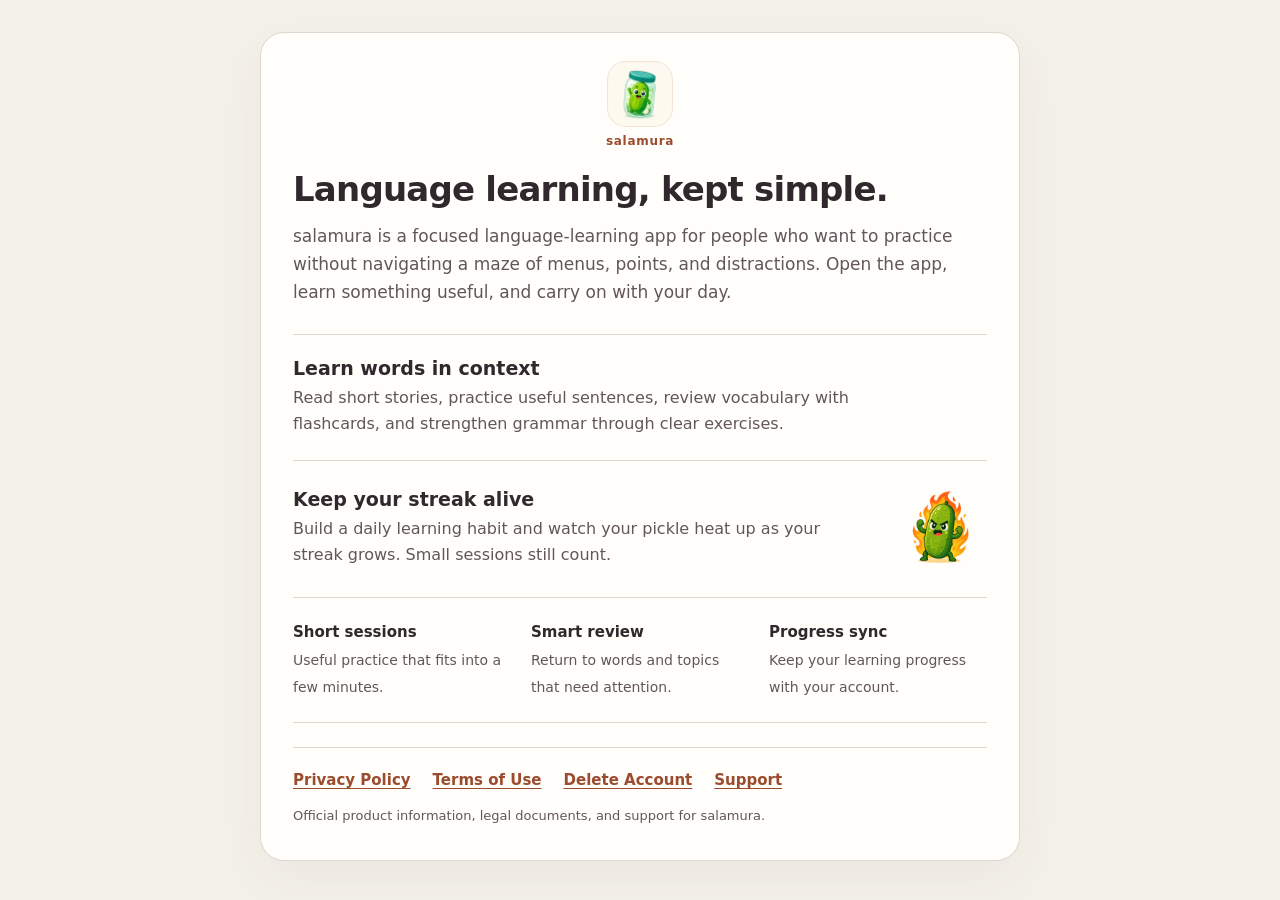
<file: index.html>
<!doctype html>
<html lang="en">
<head>
  <meta charset="utf-8">
  <meta name="viewport" content="width=device-width,initial-scale=1">
  <title>salamura · simple language learning</title>
  <link rel="stylesheet" href="./_shared.css">
</head>
<body>
  <main>
    <header class="hero">
      <div class="logoShell"><img class="logo" src="./logo.png" alt="salamura logo"></div>
      <div class="brand">salamura</div>
    </header>

    <h1 class="page-title landingTitle">Language learning, kept simple.</h1>
    <p class="landingIntro">salamura is a focused language-learning app for people who want to practice without navigating a maze of menus, points, and distractions. Open the app, learn something useful, and carry on with your day.</p>

    <section class="featureRows" aria-label="salamura features">
      <div class="featureRow">
        <div>
          <h2>Learn words in context</h2>
          <p>Read short stories, practice useful sentences, review vocabulary with flashcards, and strengthen grammar through clear exercises.</p>
        </div>
      </div>

      <div class="featureRow">
        <div>
          <h2>Keep your streak alive</h2>
          <p>Build a daily learning habit and watch your pickle heat up as your streak grows. Small sessions still count.</p>
        </div>
        <img class="streakArt" src="./streak.png" alt="salamura's flaming pickle streak character">
      </div>
    </section>

    <section class="highlights" aria-label="More app features">
      <div class="highlight"><strong>Short sessions</strong><span>Useful practice that fits into a few minutes.</span></div>
      <div class="highlight"><strong>Smart review</strong><span>Return to words and topics that need attention.</span></div>
      <div class="highlight"><strong>Progress sync</strong><span>Keep your learning progress with your account.</span></div>
    </section>

    <nav class="siteLinks" aria-label="Information and support">
      <a href="./privacy/">Privacy Policy</a>
      <a href="./terms/">Terms of Use</a>
      <a href="./delete-account/">Delete Account</a>
      <a href="./support/">Support</a>
    </nav>
    <p class="siteNote">Official product information, legal documents, and support for salamura.</p>
  </main>
</body>
</html>
</file>
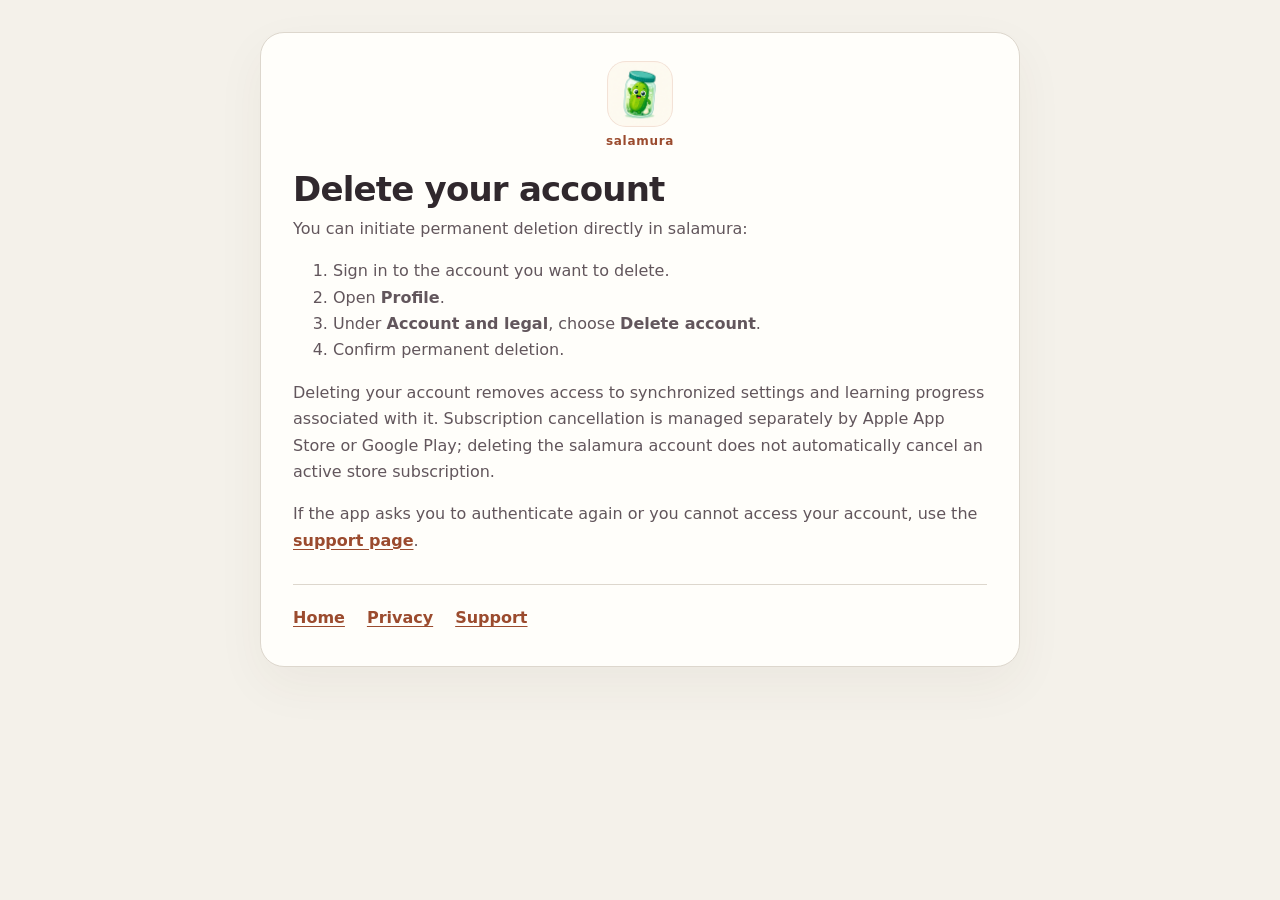
<file: delete-account/index.html>
<!doctype html><html lang="en"><head><meta charset="utf-8"><meta name="viewport" content="width=device-width,initial-scale=1"><title>Delete Account · salamura</title><link rel="stylesheet" href="../_shared.css"></head><body><main><header class="hero"><div class="logoShell"><img class="logo" src="../logo.png" alt="salamura logo"></div><div class="brand">salamura</div></header><h1 class="page-title">Delete your account</h1><p class="lead copy">You can initiate permanent deletion directly in salamura:</p><ol><li>Sign in to the account you want to delete.</li><li>Open <strong>Profile</strong>.</li><li>Under <strong>Account and legal</strong>, choose <strong>Delete account</strong>.</li><li>Confirm permanent deletion.</li></ol><p class="copy">Deleting your account removes access to synchronized settings and learning progress associated with it. Subscription cancellation is managed separately by Apple App Store or Google Play; deleting the salamura account does not automatically cancel an active store subscription.</p><p class="copy">If the app asks you to authenticate again or you cannot access your account, use the <a href="../support/">support page</a>.</p><nav><a href="../">Home</a><a href="../privacy/">Privacy</a><a href="../support/">Support</a></nav></main></body></html>
</file>
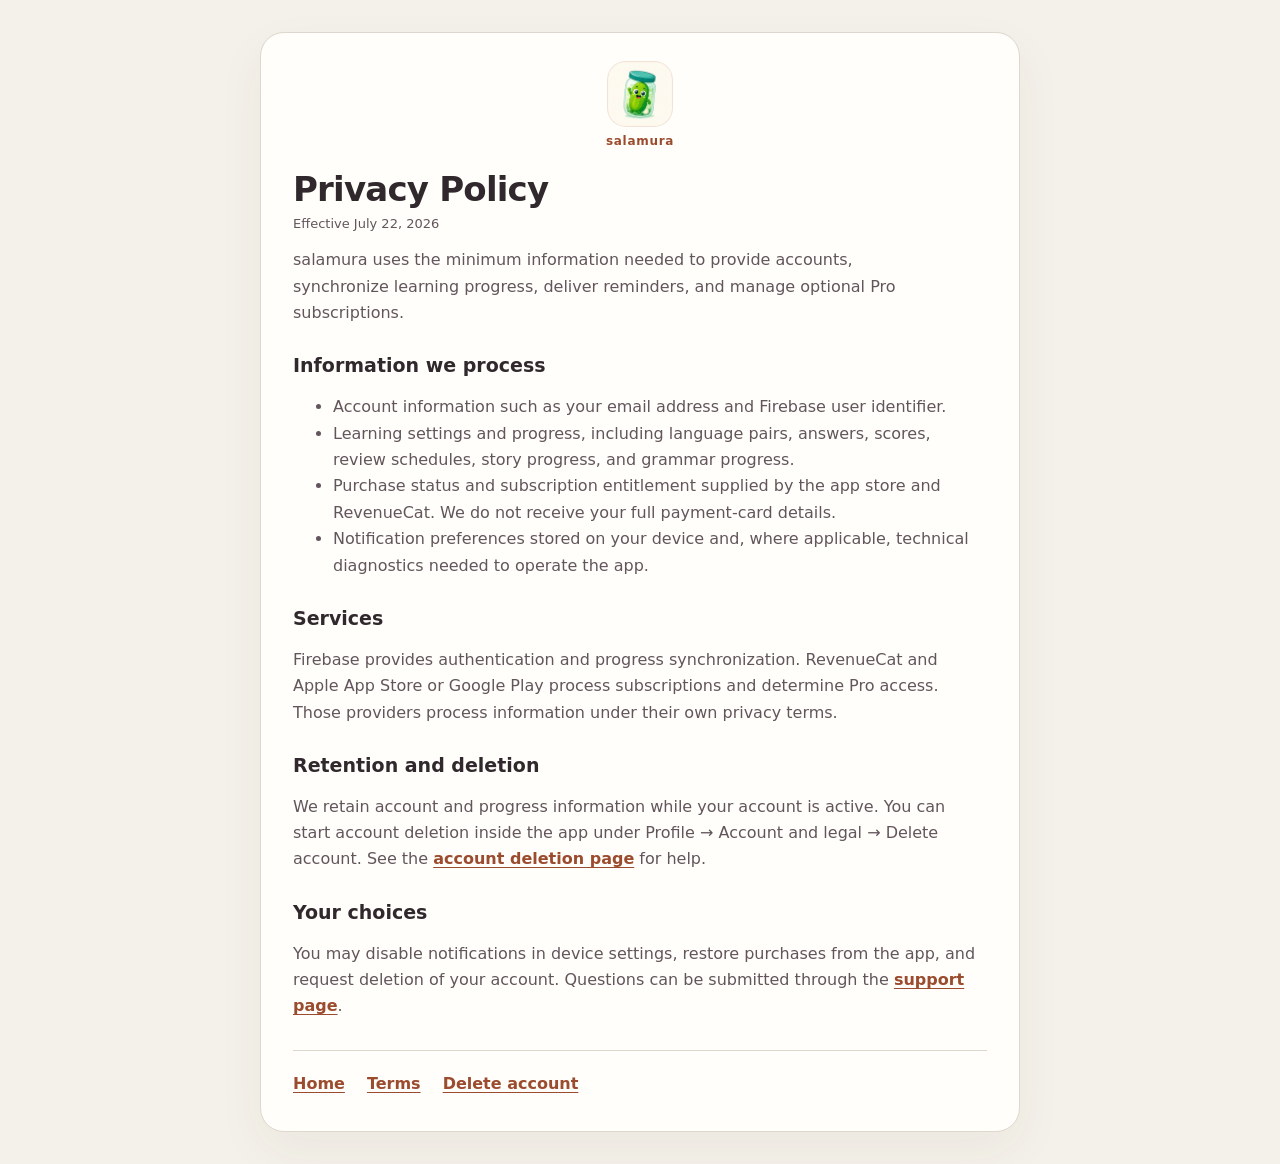
<file: privacy/index.html>
<!doctype html><html lang="en"><head><meta charset="utf-8"><meta name="viewport" content="width=device-width,initial-scale=1"><title>Privacy Policy · salamura</title><link rel="stylesheet" href="../_shared.css"></head><body><main><header class="hero"><div class="logoShell"><img class="logo" src="../logo.png" alt="salamura logo"></div><div class="brand">salamura</div></header><h1 class="page-title">Privacy Policy</h1><p class="updated">Effective July 22, 2026</p><p class="lead copy">salamura uses the minimum information needed to provide accounts, synchronize learning progress, deliver reminders, and manage optional Pro subscriptions.</p><h2>Information we process</h2><ul><li>Account information such as your email address and Firebase user identifier.</li><li>Learning settings and progress, including language pairs, answers, scores, review schedules, story progress, and grammar progress.</li><li>Purchase status and subscription entitlement supplied by the app store and RevenueCat. We do not receive your full payment-card details.</li><li>Notification preferences stored on your device and, where applicable, technical diagnostics needed to operate the app.</li></ul><h2>Services</h2><p class="copy">Firebase provides authentication and progress synchronization. RevenueCat and Apple App Store or Google Play process subscriptions and determine Pro access. Those providers process information under their own privacy terms.</p><h2>Retention and deletion</h2><p class="copy">We retain account and progress information while your account is active. You can start account deletion inside the app under Profile → Account and legal → Delete account. See the <a href="../delete-account/">account deletion page</a> for help.</p><h2>Your choices</h2><p class="copy">You may disable notifications in device settings, restore purchases from the app, and request deletion of your account. Questions can be submitted through the <a href="../support/">support page</a>.</p><nav><a href="../">Home</a><a href="../terms/">Terms</a><a href="../delete-account/">Delete account</a></nav></main></body></html>
</file>
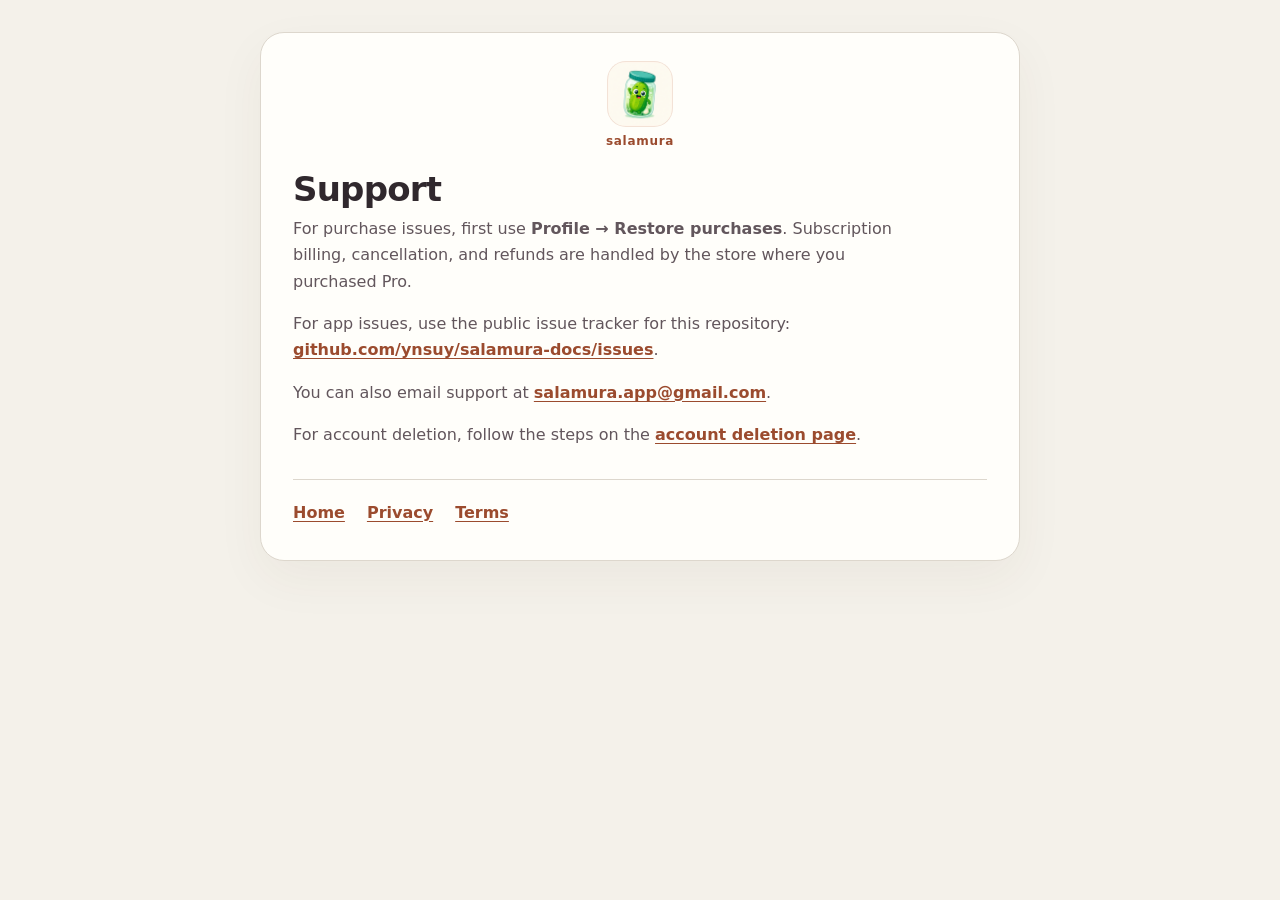
<file: support/index.html>
<!doctype html><html lang="en"><head><meta charset="utf-8"><meta name="viewport" content="width=device-width,initial-scale=1"><title>Support · salamura</title><link rel="stylesheet" href="../_shared.css"></head><body><main><header class="hero"><div class="logoShell"><img class="logo" src="../logo.png" alt="salamura logo"></div><div class="brand">salamura</div></header><h1 class="page-title">Support</h1><p class="lead copy">For purchase issues, first use <strong>Profile → Restore purchases</strong>. Subscription billing, cancellation, and refunds are handled by the store where you purchased Pro.</p><p class="copy">For app issues, use the public issue tracker for this repository: <a href="https://github.com/ynsuy/salamura-docs/issues">github.com/ynsuy/salamura-docs/issues</a>.</p><p class="copy">You can also email support at <a href="mailto:salamura.app@gmail.com">salamura.app@gmail.com</a>.</p><p class="copy">For account deletion, follow the steps on the <a href="../delete-account/">account deletion page</a>.</p><nav><a href="../">Home</a><a href="../privacy/">Privacy</a><a href="../terms/">Terms</a></nav></main></body></html>
</file>
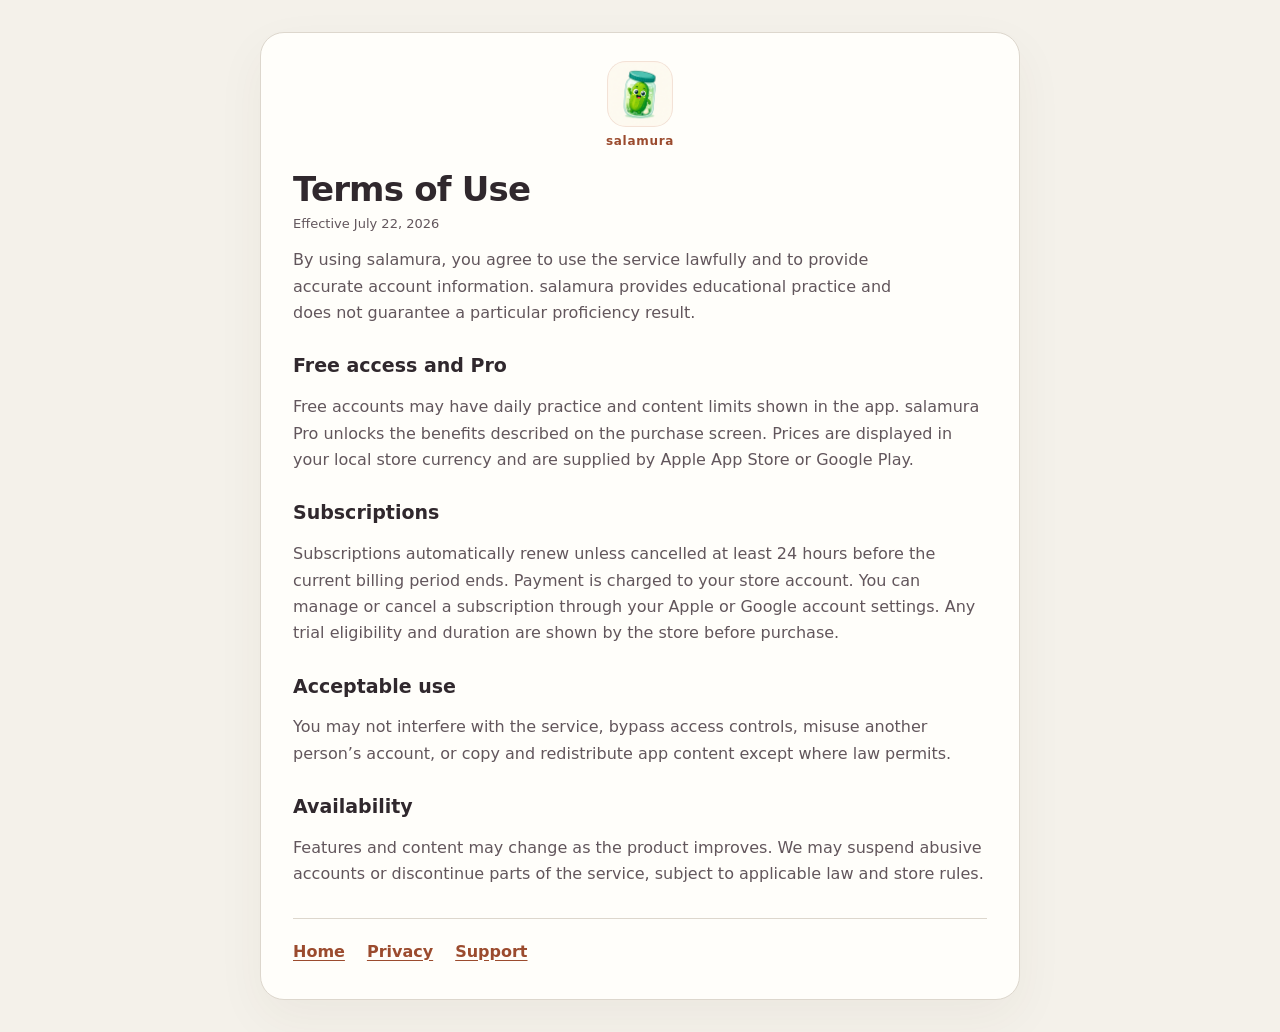
<file: terms/index.html>
<!doctype html><html lang="en"><head><meta charset="utf-8"><meta name="viewport" content="width=device-width,initial-scale=1"><title>Terms of Use · salamura</title><link rel="stylesheet" href="../_shared.css"></head><body><main><header class="hero"><div class="logoShell"><img class="logo" src="../logo.png" alt="salamura logo"></div><div class="brand">salamura</div></header><h1 class="page-title">Terms of Use</h1><p class="updated">Effective July 22, 2026</p><p class="lead copy">By using salamura, you agree to use the service lawfully and to provide accurate account information. salamura provides educational practice and does not guarantee a particular proficiency result.</p><h2>Free access and Pro</h2><p class="copy">Free accounts may have daily practice and content limits shown in the app. salamura Pro unlocks the benefits described on the purchase screen. Prices are displayed in your local store currency and are supplied by Apple App Store or Google Play.</p><h2>Subscriptions</h2><p class="copy">Subscriptions automatically renew unless cancelled at least 24 hours before the current billing period ends. Payment is charged to your store account. You can manage or cancel a subscription through your Apple or Google account settings. Any trial eligibility and duration are shown by the store before purchase.</p><h2>Acceptable use</h2><p class="copy">You may not interfere with the service, bypass access controls, misuse another person’s account, or copy and redistribute app content except where law permits.</p><h2>Availability</h2><p class="copy">Features and content may change as the product improves. We may suspend abusive accounts or discontinue parts of the service, subject to applicable law and store rules.</p><nav><a href="../">Home</a><a href="../privacy/">Privacy</a><a href="../support/">Support</a></nav></main></body></html>
</file>
<file: _shared.css>
:root {
  color-scheme: light;
  --bg: #f4f1ea;
  --card: #fffefa;
  --ink: #30282d;
  --muted: #62565c;
  --accent: #9b4b2e;
  --line: #ddd7cd;
  --surface: #fff7ee;
}

* { box-sizing: border-box; }

body {
  margin: 0;
  background: var(--bg);
  color: var(--ink);
  font: 16px/1.65 system-ui, -apple-system, BlinkMacSystemFont, "Segoe UI", sans-serif;
}

main {
  width: min(760px, calc(100% - 32px));
  margin: 32px auto;
  padding: 28px 32px 34px;
  background: var(--card);
  border: 1px solid var(--line);
  border-radius: 24px;
  box-shadow: 0 18px 50px rgba(76, 56, 36, .05);
}

.hero {
  display: flex;
  flex-direction: column;
  align-items: center;
  text-align: center;
  gap: 5px;
  margin-bottom: 18px;
}

.logoShell {
  width: 66px;
  height: 66px;
  display: grid;
  place-items: center;
  overflow: hidden;
  border: 1px solid rgba(155, 75, 46, .12);
  border-radius: 19px;
  background: var(--surface);
}

.logo {
  width: 62px;
  height: 62px;
  display: block;
}

.brand {
  color: var(--accent);
  font-size: 12px;
  font-weight: 800;
  letter-spacing: .7px;
}

.page-title {
  margin: 0;
  font-size: clamp(25px, 4.5vw, 34px);
  line-height: 1.12;
  letter-spacing: -.8px;
}

.landingTitle {
  max-width: 620px;
  margin-top: 4px;
}

.lead { margin: 8px 0 0; max-width: 62ch; }
.copy { text-align: left; }
h2 { margin: 28px 0 8px; font-size: 19px; line-height: 1.25; }
p, li { color: var(--muted); }
a { color: var(--accent); font-weight: 650; text-decoration: underline; text-underline-offset: 3px; }
a:hover { color: #71351f; }

.landingIntro {
  max-width: 62ch;
  margin: 14px 0 0;
  font-size: 17px;
}

.featureRows {
  margin-top: 28px;
  border-top: 1px solid var(--line);
}

.featureRow {
  display: grid;
  grid-template-columns: 1fr auto;
  align-items: center;
  gap: 24px;
  padding: 22px 0;
  border-bottom: 1px solid var(--line);
}

.featureRow h2 { margin: 0 0 4px; }
.featureRow p { margin: 0; max-width: 55ch; }

.streakArt {
  width: 92px;
  height: 92px;
  object-fit: contain;
}

.highlights {
  display: grid;
  grid-template-columns: repeat(3, 1fr);
  gap: 20px;
  padding: 22px 0;
  border-bottom: 1px solid var(--line);
}

.highlight strong {
  display: block;
  margin-bottom: 3px;
  color: var(--ink);
  font-size: 15px;
}

.highlight span { color: var(--muted); font-size: 14px; line-height: 1.45; }

.siteLinks {
  display: flex;
  flex-wrap: wrap;
  gap: 10px 22px;
  margin-top: 24px;
}

.siteLinks a { font-size: 15px; }

.siteNote {
  margin: 12px 0 0;
  color: var(--muted);
  font-size: 13px;
}

.updated { margin-top: 5px; font-size: 13px; color: var(--muted); }

nav {
  display: flex;
  flex-wrap: wrap;
  gap: 14px 22px;
  margin-top: 30px;
  padding-top: 20px;
  border-top: 1px solid var(--line);
}

@media (max-width: 560px) {
  main { margin: 14px auto; padding: 22px 20px 28px; border-radius: 18px; }
  .logoShell { width: 58px; height: 58px; border-radius: 17px; }
  .logo { width: 54px; height: 54px; }
  .page-title { font-size: 26px; }
  .landingIntro { font-size: 16px; }
  .featureRow { gap: 12px; }
  .streakArt { width: 76px; height: 76px; }
  .highlights { grid-template-columns: 1fr; gap: 14px; }
}
</file>
